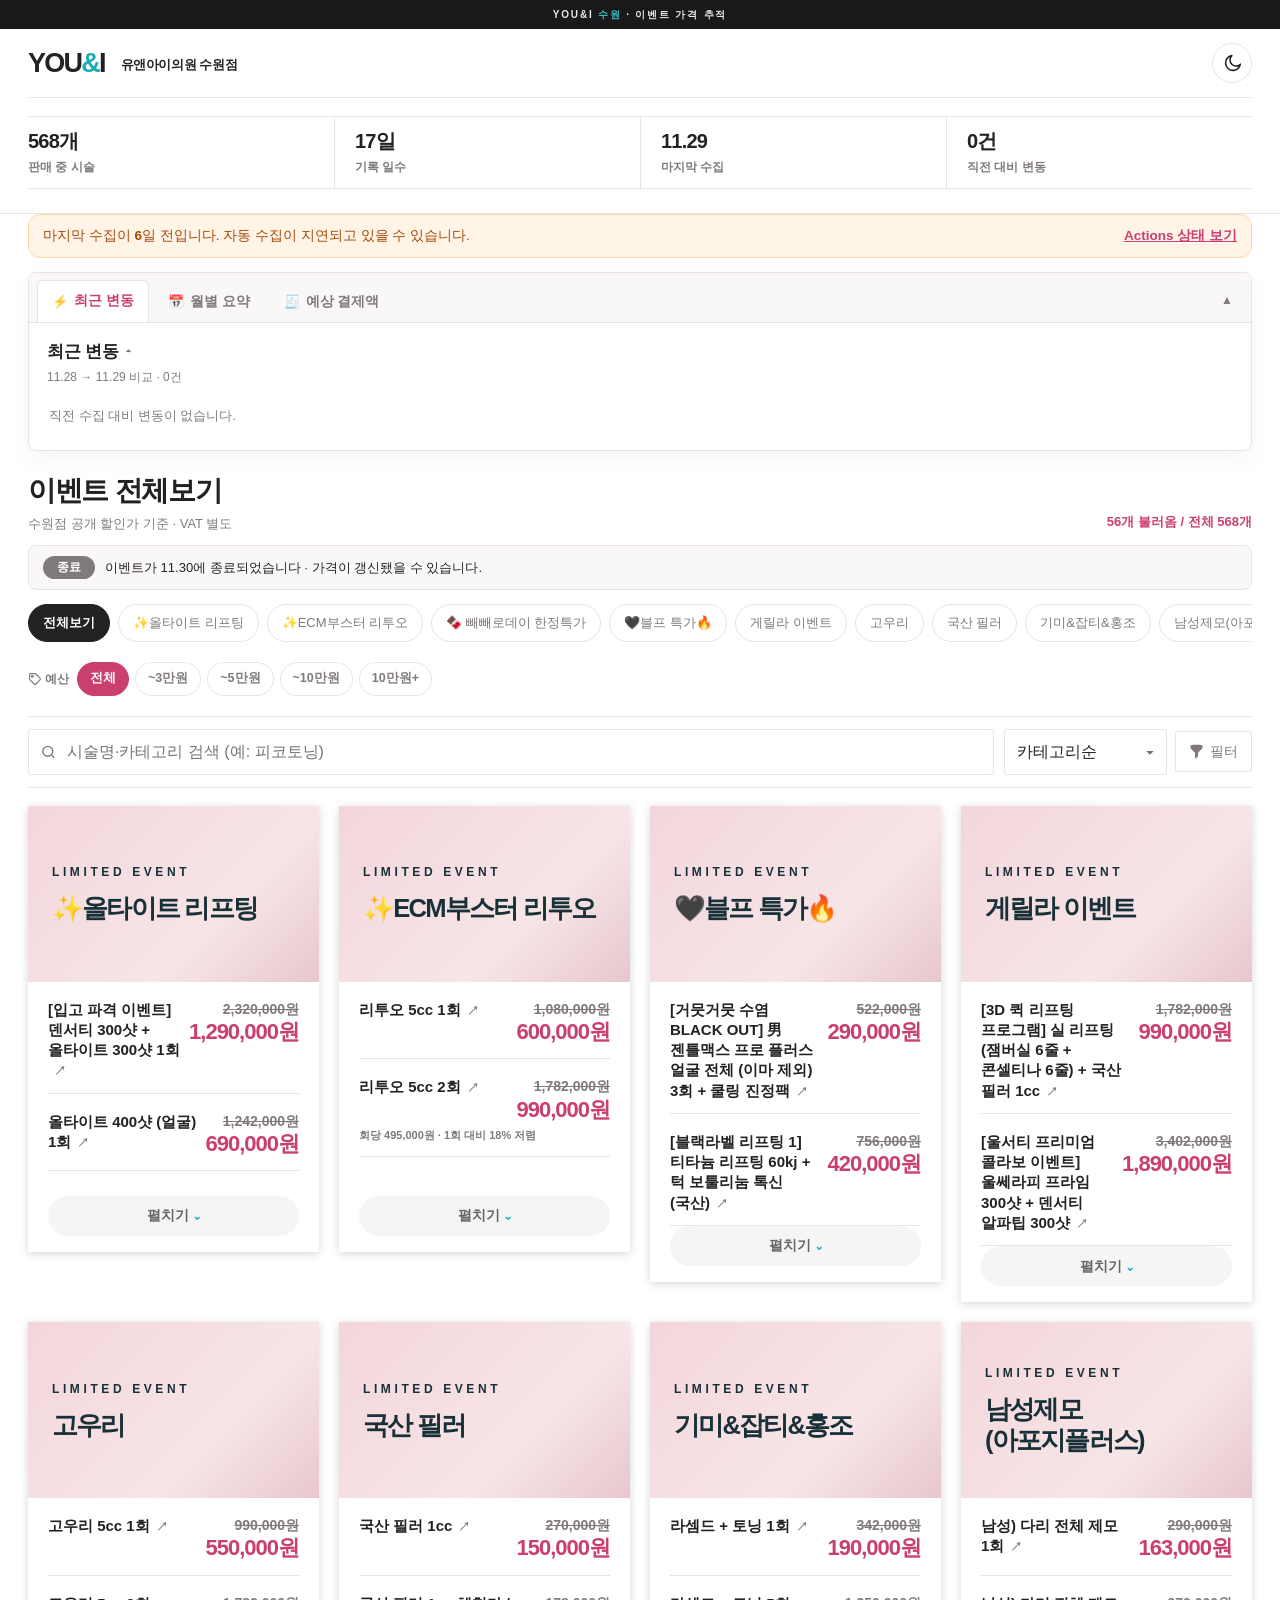
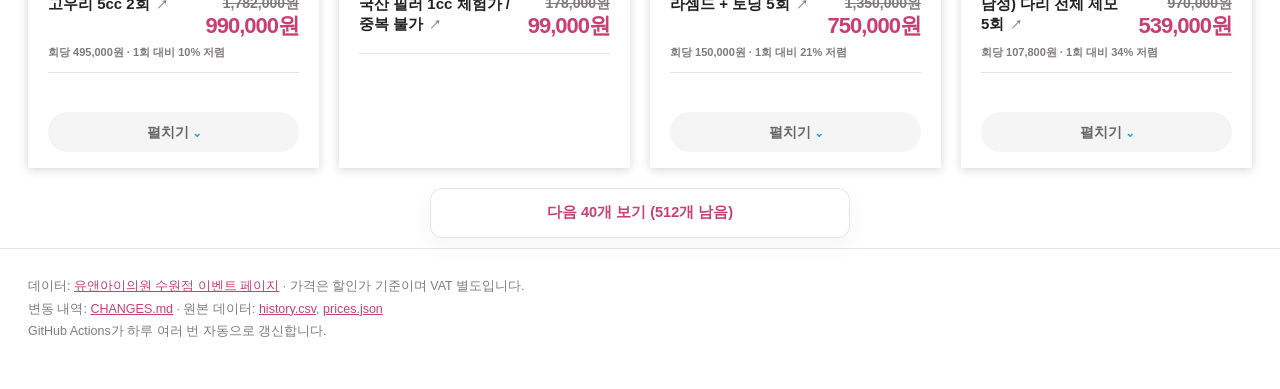
<file: index.html>
<!DOCTYPE html>
<html lang="ko">
<head>
<meta charset="utf-8">
<meta name="viewport" content="width=device-width, initial-scale=1, viewport-fit=cover">
<meta name="apple-mobile-web-app-capable" content="yes">
<meta name="mobile-web-app-capable" content="yes">
<meta name="apple-mobile-web-app-status-bar-style" content="black-translucent">
<meta name="theme-color" content="#ffffff">
<link rel="manifest" href="manifest.webmanifest">
<link rel="apple-touch-icon" href="icons/apple-touch-icon.png">
<meta name="application-name" content="가격 추적">
<link rel="icon" href="icons/icon.svg" type="image/svg+xml">
<link rel="icon" href="icons/icon-192.png" sizes="192x192" type="image/png">
<title>유앤아이의원 가격 추적</title>
<link rel="stylesheet" href="assets/style.css?v=d6784490a2">
<script>
(function(){
  try {
    // 기본은 라이트 모드다. 사용자가 다크 모드를 고른 경우에만 먼저 적용해 깜빡임을 줄인다.
    if (localStorage.getItem("priceTracker.theme.v1") === "dark") {
      document.documentElement.setAttribute("data-theme", "dark");
      var m = document.querySelector('meta[name="theme-color"]');
      if (m) m.setAttribute("content", "#141316");
    }
  } catch (e) {}
})();
</script>
</head>
<body>
<div class="site-strip">YOU<span>&amp;</span>I <strong>수원</strong> · 이벤트 가격 추적</div>
<header class="hero">
  <div class="wrap">
    <div class="hero-top">
      <span class="brand">YOU<span class="amp">&amp;</span>I <small>유앤아이의원 수원점</small></span>
      <button type="button" class="theme-toggle-btn" id="themeToggle" aria-label="다크 모드로 전환" aria-pressed="false" title="다크 모드로 전환">
        <svg class="theme-icon theme-icon-moon" viewBox="0 0 24 24" fill="none" stroke="currentColor" stroke-width="1.8" stroke-linecap="round" stroke-linejoin="round" aria-hidden="true">
          <path d="M21 12.8A8.5 8.5 0 1 1 11.2 3a6.7 6.7 0 0 0 9.8 9.8Z"></path>
        </svg>
        <svg class="theme-icon theme-icon-sun" viewBox="0 0 24 24" fill="none" stroke="currentColor" stroke-width="1.8" stroke-linecap="round" stroke-linejoin="round" aria-hidden="true">
          <circle cx="12" cy="12" r="4"></circle>
          <path d="M12 2v2M12 20v2M4.9 4.9l1.4 1.4M17.7 17.7l1.4 1.4M2 12h2M20 12h2M4.9 19.1l1.4-1.4M17.7 6.3l1.4-1.4"></path>
        </svg>
      </button>
    </div>
    <div class="stats">
      <div class="stat"><strong id="statActive">–</strong><span>판매 중 시술</span></div>
      <div class="stat"><strong id="statDays">–</strong><span>기록 일수</span></div>
      <div class="stat"><strong id="statLast">–</strong><span>마지막 수집</span></div>
      <div class="stat"><strong id="statChanges">–</strong><span>직전 대비 변동</span></div>
    </div>
  </div>
</header>

<main class="wrap">
  <div class="notice" id="staleNotice" hidden>
    <span>마지막 수집이 <b id="staleDays">2</b>일 전입니다. 자동 수집이 지연되고 있을 수 있습니다.</span>
    <a id="actionsLink" href="https://github.com/" target="_blank" rel="noopener">Actions 상태 보기</a>
  </div>

  <div class="summary-hub" id="summaryHub">
    <div class="summary-tabs" role="tablist" aria-label="요약 정보">
      <button type="button" class="summary-tab active" id="tabRecent" role="tab" aria-selected="true" aria-controls="recentPanel" tabindex="0">
        <span class="tab-icon">⚡</span> 최근 변동
      </button>
      <button type="button" class="summary-tab" id="tabMonthly" role="tab" aria-selected="false" aria-controls="monthlyPanel" tabindex="-1">
        <span class="tab-icon">📅</span> 월별 요약
      </button>
      <button type="button" class="summary-tab" id="tabEstimate" role="tab" aria-selected="false" aria-controls="estimatePanel" tabindex="-1">
        <span class="tab-icon">🧾</span> 예상 결제액 <span class="tab-badge" id="tabEstimateBadge" hidden>0</span>
      </button>
      <button type="button" class="summary-toggle-btn" id="summaryCollapseBtn" aria-label="요약 접기/펼치기" title="요약 접기/펼치기">
        <span class="collapse-icon">▲</span>
      </button>
    </div>
    <div class="summary-content" id="summaryContent">
      <section class="recent summary-panel active" id="recentPanel" role="tabpanel" aria-labelledby="tabRecent">
        <details open>
          <summary class="recent-summary">
            <div class="recent-head-left">
              <h2>최근 변동</h2>
              <p class="small" id="recentSub">불러오는 중…</p>
            </div>
          </summary>
          <ul class="recent-list" id="recentList"></ul>
        </details>
      </section>

      <section class="recent monthly summary-panel" id="monthlyPanel" role="tabpanel" aria-labelledby="tabMonthly" hidden>
        <div class="monthly-head">
          <h2 id="monthlyTitle">월별 가격 요약</h2>
          <select id="monthFilter" aria-label="요약할 월 선택"></select>
        </div>
        <div aria-live="polite">
          <p class="small" id="monthlySub"></p>
          <div class="recent-counts" id="monthlyCounts" role="group" aria-label="월별 변동 종류 필터"></div>
          <details id="monthlyDetails">
            <summary class="monthly-ranking-title" id="monthlyListTitle">인하 금액 TOP 5</summary>
            <p class="small" id="monthlyListHint">시술별 가장 큰 1회 인하 기준 · 재등장 가격 차이는 제외</p>
            <ul class="recent-list" id="monthlyList"></ul>
          </details>
        </div>
      </section>

      <section class="estimate summary-panel" id="estimatePanel" role="tabpanel" aria-labelledby="tabEstimate" hidden>
        <details id="estimateDetails" open>
          <summary class="estimate-summary" id="estimateSummary">
            <span><strong id="estimateTitle">예상 결제액</strong><span class="small" id="estimateCount">시술 상세에서 계산에 담아 보세요.</span></span>
            <strong id="estimateTotal">0원</strong>
          </summary>
          <p class="small">최신 공개 할인가 기준입니다. 수량 1은 표시된 상품·패키지 1개이며, 회차를 따로 곱하지 않습니다.</p>
          <ul class="estimate-list" id="estimateList" aria-label="계산에 담은 시술"></ul>
          <div class="estimate-options">
            <label title="목록·표의 VAT 포함 표시와 함께 바뀝니다"><input type="checkbox" id="estimateVat" checked> VAT 10% 포함</label>
            <button type="button" class="link-btn" id="estimateClear" disabled>전체 비우기</button>
          </div>
          <dl class="estimate-totals" aria-live="polite">
            <div><dt>시술 합계</dt><dd id="estimateSubtotal">0원</dd></div>
            <div><dt id="estimateVatLabel">VAT (10%)</dt><dd id="estimateTax">0원</dd></div>
            <div class="estimate-grand-total"><dt>예상 결제액</dt><dd id="estimatePayable">0원</dd></div>
          </dl>
          <p class="small">이 스위치는 목록·표의 <strong>VAT 포함</strong> 표시와 함께 바뀝니다. VAT는 시술 합계의 10%를 원 단위로 반올림하며, 항목별 표시 금액을 더한 값과는 1~2원 차이가 날 수 있습니다. 이벤트 적용 조건에 따라 실제 결제액은 달라질 수 있습니다.</p>
        </details>
      </section>
    </div>
  </div>

  <div class="section-heading">
    <div><h2 id="catalogTitle">이벤트 전체보기</h2><p>수원점 공개 할인가 기준 · VAT 별도</p></div>
    <span class="result-count" id="count" aria-live="polite"></span>
  </div>
  <div class="event-deadline" id="eventDeadline" hidden>
    <span class="deadline-badge" id="deadlineBadge">D-11</span>
    <span class="deadline-text" id="deadlineText"></span>
  </div>
  <nav class="category-strip" id="categoryChips" aria-label="이벤트 카테고리"></nav>
  <div class="budget-strip" id="budgetChips" role="group" aria-label="예산 가격대 필터">
    <span class="budget-label" aria-hidden="true">
      <svg viewBox="0 0 24 24" fill="none" stroke="currentColor" stroke-width="2" stroke-linecap="round" stroke-linejoin="round">
        <path d="M20.6 13.4 13.4 20.6a2 2 0 0 1-2.8 0l-7.2-7.2A2 2 0 0 1 2.8 12V4.8A2 2 0 0 1 4.8 2.8H12a2 2 0 0 1 1.4.6l7.2 7.2a2 2 0 0 1 0 2.8Z"></path>
        <circle cx="7.5" cy="7.5" r="1.5"></circle>
      </svg>
      예산
    </span>
  </div>
  <div class="toolbar-wrapper">
    <div class="toolbar" role="group" aria-labelledby="catalogTitle">
      <form class="search" id="searchForm" role="search">
        <svg viewBox="0 0 24 24" fill="none" stroke="currentColor" stroke-width="2" aria-hidden="true">
          <circle cx="11" cy="11" r="7"></circle><path d="m20 20-3.5-3.5"></path>
        </svg>
        <input id="q" type="search" placeholder="시술명·카테고리 검색 (예: 피코토닝)" autocomplete="off" aria-label="검색">
      </form>
      <div class="toolbar-primary-actions">
        <select id="sortFilter" aria-label="정렬">
          <option value="category">카테고리순</option>
          <option value="recent">최근 변동순</option>
          <option value="discount-desc">할인율 높은순</option>
          <option value="price-desc">가격 높은순</option>
          <option value="price-asc">가격 낮은순</option>
          <option value="unit-asc">회당 단가 낮은순</option>
          <option value="name">이름순</option>
        </select>
        <button type="button" class="toggle" id="favoritesToggle" aria-pressed="false" aria-controls="eventGrid tableWrap" title="관심 시술로 저장한 항목만 봅니다" hidden>관심 <span id="favoritesCount">0</span></button>
        <button type="button" class="toggle filter-more-btn" id="filterMoreToggle" aria-expanded="false" aria-controls="filterDrawer" title="상세 필터 및 보기 설정">
          <svg class="filter-icon" viewBox="0 0 20 20" fill="currentColor" width="15" height="15" aria-hidden="true"><path fill-rule="evenodd" d="M2.628 1.601C5.028 1.206 7.49 1 10 1s4.973.206 7.372.601a.75.75 0 01.628.74v2.288a2.25 2.25 0 01-.659 1.59l-4.682 4.683a2.25 2.25 0 00-.659 1.59v3.037c0 .684-.31 1.33-.844 1.757l-1.937 1.55A.75.75 0 018 18.25v-5.757a2.25 2.25 0 00-.659-1.591L2.659 6.22A2.25 2.25 0 012 4.629V2.34a.75.75 0 01.628-.74z" clip-rule="evenodd" /></svg>
          <span>필터</span>
          <span class="filter-active-dot" id="filterActiveDot" hidden></span>
        </button>
      </div>
    </div>
    <div class="filter-drawer" id="filterDrawer" hidden>
      <div class="filter-drawer-group">
        <span class="filter-drawer-label">표시 조건</span>
        <div class="filter-drawer-controls">
          <button type="button" class="toggle" id="changedToggle" aria-pressed="false" title="직전 수집 대비 변동이 있는 시술만 봅니다">변동만</button>
          <button type="button" class="toggle" id="dedupeToggle" aria-pressed="false" title="같은 시술이 여러 카테고리에 중복 등록된 경우 한 번만 표시합니다">중복 숨기기</button>
          <button type="button" class="toggle" id="vatToggle" aria-pressed="false" title="부가세 10%를 더한 결제 예상가로 표시합니다">VAT 포함</button>
          <select id="statusFilter" aria-label="판매 상태">
            <option value="active">판매 중</option>
            <option value="ended">종료 항목</option>
            <option value="all">전체 상태</option>
          </select>
        </div>
      </div>
      <div class="filter-drawer-group">
        <span class="filter-drawer-label">보기 설정</span>
        <div class="filter-drawer-controls">
          <button type="button" class="toggle" id="viewToggle" aria-pressed="false">표로 보기</button>
          <button type="button" class="toggle" id="expandAllToggle" aria-pressed="false">전체 펼치기</button>
          <select id="pageSizeFilter" aria-label="한 번에 볼 개수">
            <option value="40">40개씩</option>
            <option value="100">100개씩</option>
            <option value="all">전체 보기</option>
          </select>
        </div>
      </div>
    </div>
  </div>

  <div class="event-grid" id="eventGrid" aria-label="시술별 이벤트 가격"></div>
  <div class="table-wrap" id="tableWrap" hidden>
    <table>
      <caption>시술별 이벤트 가격과 추이</caption>
      <thead>
        <tr>
          <th scope="col">카테고리</th>
          <th scope="col">시술명</th>
          <th scope="col" class="num">현재가</th>
          <th scope="col" class="num">최근 변동</th>
          <th scope="col" class="num">최저 / 최고</th>
          <th scope="col">추이</th>
        </tr>
      </thead>
      <tbody id="rows"></tbody>
    </table>
  </div>
  <div class="empty" id="empty" hidden>
    <strong>조건에 맞는 시술이 없습니다.</strong>
    검색어나 필터를 바꿔 보세요.
    <div><button type="button" class="link-btn" id="resetFilters">필터 초기화</button></div>
  </div>
  <div class="load-more-wrap" id="loadMoreWrap" hidden>
    <button type="button" class="load-more-btn" id="loadMoreBtn" aria-controls="eventGrid tableWrap">다음 <span id="loadMoreStep">40</span>개 보기 (<span id="loadMoreCount">0</span>개 남음)</button>
  </div>
  <button type="button" class="scroll-top-btn" id="scrollTopBtn" aria-label="맨 위로 이동" title="맨 위로">↑</button>
</main>

<footer>
  <div class="wrap">
    <p>데이터: <a id="sourceLink" href="https://www.swuni114.co.kr/" target="_blank" rel="noopener">유앤아이의원 수원점 이벤트 페이지</a> · 가격은 할인가 기준이며 <span id="priceBasis">VAT 별도</span>입니다.</p>
    <p>변동 내역: <a id="changesLink" href="CHANGES.md">CHANGES.md</a> · 원본 데이터: <a id="historyLink" href="history.csv">history.csv</a>, <a id="pricesLink" href="prices.json">prices.json</a></p>
    <p>GitHub Actions가 하루 여러 번 자동으로 갱신합니다. <button type="button" class="link-btn install-btn" id="installBtn" hidden>앱으로 설치</button></p>
  </div>
</footer>

<dialog id="chartDialog" aria-labelledby="chartName">
  <div class="sheet-handle" aria-hidden="true"></div>
  <div class="dialog-head">
    <div>
      <p class="eyebrow" id="chartCat"></p>
      <h2 id="chartName"></h2>
    </div>
    <div class="dialog-actions">
      <button class="icon-btn fav" id="chartFav" type="button" aria-label="관심 시술에 추가" aria-pressed="false" title="관심 시술에 추가">☆</button>
      <button class="icon-btn" id="chartShare" type="button" aria-label="이 시술 링크 공유" title="링크 공유">
        <svg viewBox="0 0 24 24" width="17" height="17" fill="none" stroke="currentColor" stroke-width="2" aria-hidden="true"><path d="M4 12v7a1 1 0 0 0 1 1h14a1 1 0 0 0 1-1v-7"></path><path d="M12 16V3"></path><path d="m8 7 4-4 4 4"></path></svg>
      </button>
      <button class="icon-btn" id="chartClose" type="button" aria-label="닫기">×</button>
    </div>
  </div>
  <div class="chart-price-hero">
    <div class="hero-price-top">
      <span class="hero-price-label" id="chartPriceLabel">현재가</span>
      <span class="hero-price-basis" id="chartPriceBasis">VAT 별도</span>
    </div>
    <div class="hero-price-values">
      <strong class="hero-price" id="chartPrice">—</strong>
      <s class="hero-price-list" id="chartListPrice" hidden></s>
      <span class="hero-price-rate" id="chartDiscount" hidden></span>
    </div>
    <div class="hero-price-sub" id="chartUnit" hidden></div>
  </div>
  <div class="chart-estimate-actions">
    <button type="button" class="estimate-add" id="estimateAdd">계산에 담기</button>
    <a class="chart-source-action" id="chartSource" target="_blank" rel="noopener">병원 이벤트 목록 보기 ↗</a>
    <button type="button" class="link-btn" id="estimateShow" hidden>계산 내역 보기</button>
    <span class="small" id="estimateAdded" role="status"></span>
  </div>
  <dl class="chart-summary" aria-label="가격 요약">
    <div><dt>역대 최저</dt><dd id="chartLow"></dd></div>
    <div><dt>역대 평균</dt><dd id="chartAvg"></dd></div>
    <div><dt>30일 최저</dt><dd id="chartLow30"></dd></div>
    <div><dt>첫 기록 대비</dt><dd id="chartDelta"></dd></div>
  </dl>
  <div class="chart-holder"><div class="chart-frame"><canvas id="chartCanvas" role="img" aria-label="가격 추이 그래프"></canvas></div></div>
  <section class="chart-section" id="packageCompare" aria-labelledby="packageTitle" hidden>
    <h3 id="packageTitle">같은 시술 패키지 비교</h3>
    <div class="chart-table">
      <table>
        <caption>같은 시술의 회차별 가격 비교</caption>
        <thead>
          <tr><th scope="col">회차</th><th scope="col" class="num">총 가격</th><th scope="col" class="num">회당</th><th scope="col" class="num">1회 대비</th></tr>
        </thead>
        <tbody id="packageRows"></tbody>
      </table>
    </div>
  </section>
  <section class="chart-section" aria-labelledby="chartHistoryTitle">
    <div class="chart-section-head">
      <h3 id="chartHistoryTitle">날짜별 가격</h3>
      <button class="link-btn" id="chartHistoryToggle" type="button" aria-expanded="false" aria-controls="chartPoints" hidden>전체 이력 펼치기</button>
    </div>
    <div class="chart-table">
      <table>
        <caption>날짜별 가격</caption>
        <thead>
          <tr><th scope="col">날짜</th><th scope="col" class="num">할인가</th><th scope="col" class="num">변동</th></tr>
        </thead>
        <tbody id="chartPoints"></tbody>
      </table>
    </div>
    <p class="chart-returned small" id="chartReturned" hidden></p>
  </section>
  <div class="chart-footer small">
    마지막 수집일 <time id="chartCollected"></time>
  </div>
</dialog>

<div class="toast" id="toast" role="status" aria-live="polite" hidden></div>

<script defer src="assets/vendor/chart.umd.min.js?v=d6784490a2"></script>
<script defer src="assets/data.js?v=227c08caa7"></script>
<script defer src="assets/app.js?v=d6784490a2"></script>
</body>
</html>
</file>
<file: assets/style.css>
:root {
  color-scheme: light;
  --bg: #ffffff;
  --panel: #ffffff;
  --text: #242124;
  --muted: #807a7d;
  --line: #e9e3e6;
  --accent: #cb3f70;
  --accent-soft: #fff0f5;
  --up: #b15a45;
  --down: #c83368;
  --flat: #938b90;
  --shadow: 0 8px 24px rgba(61, 31, 43, .045);
  --teal: #19aeb6;
  --subtle-bg: #faf7f8;
  --card-shadow: 0 2px 9px rgba(0, 0, 0, .16);
  --banner-bg: #eed0d4;
  --banner-grad-1: #f3d6db;
  --banner-grad-2: #f7e5e7;
  --banner-grad-3: #e7c7ce;
  --banner-text: #183038;
  --more-btn-bg: #f5f5f5;
  --more-btn-text: #656565;
  --more-btn-hover: #ececec;
  --more-btn-cyan: #0da9be;
  --select-arrow: url("data:image/svg+xml,%3Csvg xmlns='http://www.w3.org/2000/svg' width='12' height='12' fill='%236b7280' viewBox='0 0 16 16'%3E%3Cpath d='M8 11.5l-5-5h10l-5 5z'/%3E%3C/svg%3E");
}

:root[data-theme="dark"] {
  color-scheme: dark;
  --bg: #141316;
  --panel: #1e1d21;
  --text: #f3eff1;
  --muted: #a69fa4;
  --line: #2e2b32;
  --accent: #e55388;
  --accent-soft: rgba(229, 83, 136, 0.14);
  --up: #f0775e;
  --down: #f06292;
  --flat: #a8a0a5;
  --shadow: 0 8px 24px rgba(0, 0, 0, 0.45);
  --teal: #22d3ee;
  --subtle-bg: #19181c;
  --card-shadow: 0 4px 14px rgba(0, 0, 0, 0.4);
  --banner-bg: #2b2327;
  --banner-grad-1: #3d262f;
  --banner-grad-2: #332028;
  --banner-grad-3: #2a1c22;
  --banner-text: #f3eff1;
  --more-btn-bg: #27252a;
  --more-btn-text: #b5aeb3;
  --more-btn-hover: #312e35;
  --more-btn-cyan: #22d3ee;
  --select-arrow: url("data:image/svg+xml,%3Csvg xmlns='http://www.w3.org/2000/svg' width='12' height='12' fill='%23a69fa4' viewBox='0 0 16 16'%3E%3Cpath d='M8 11.5l-5-5h10l-5 5z'/%3E%3C/svg%3E");
}
* { box-sizing: border-box; }
[hidden] { display: none !important; }
html { -webkit-text-size-adjust: 100%; scroll-behavior: smooth; }
body {
  margin: 0;
  background: var(--bg);
  color: var(--text);
  font-family: -apple-system, BlinkMacSystemFont, "Segoe UI", "Malgun Gothic", "Apple SD Gothic Neo", "Noto Sans KR", sans-serif;
  line-height: 1.5;
  font-size: 15px;
}
a { color: var(--accent); }
.wrap { max-width: 1500px; margin: 0 auto; padding: 0 28px; }
.site-strip { padding: 7px 14px; background: #19191b; color: #e8e8e8; text-align: center; font-size: 10px; font-weight: 700; letter-spacing: .18em; }
.site-strip strong { color: #38c3c9; }
header.hero {
  background: var(--panel);
  border-bottom: 1px solid var(--line);
  color: var(--text);
  padding: 0 0 24px;
}
.hero-top { display: flex; align-items: center; justify-content: space-between; gap: 16px; margin-bottom: 18px; padding: 14px 0; border-bottom: 1px solid var(--line); }
.theme-toggle-btn {
  flex: none;
  width: 40px;
  height: 40px;
  padding: 0;
  border: 1px solid var(--line);
  border-radius: 999px;
  background: var(--panel);
  color: var(--text);
  cursor: pointer;
  display: inline-flex;
  align-items: center;
  justify-content: center;
  transition: border-color .16s ease, background-color .16s ease, transform .16s ease;
  touch-action: manipulation;
}
.theme-toggle-btn:hover {
  border-color: var(--accent);
  transform: scale(1.05);
}
.theme-toggle-btn:active {
  transform: scale(0.95);
}
.theme-toggle-btn:focus-visible {
  outline: 2px solid var(--accent);
  outline-offset: 2px;
}
.theme-icon { display: none; width: 21px; height: 21px; }
.theme-icon-moon { display: block; }
:root[data-theme="dark"] .theme-icon-sun { display: block; }
:root[data-theme="dark"] .theme-icon-moon { display: none; }
.brand { color: var(--text); font-size: 27px; font-weight: 900; letter-spacing: -.065em; line-height: 1; }
.brand .amp { color: var(--teal); }
.brand small { margin-left: 10px; font-size: 13px; font-weight: 700; letter-spacing: -.03em; vertical-align: 3px; }
.eyebrow {
  margin: 0 0 2px;
  color: var(--text);
  font-size: clamp(22px, 2.4vw, 32px);
  font-weight: 850;
  letter-spacing: -.025em;
}
h1 { margin: 0; font-size: clamp(18px, 1.6vw, 23px); line-height: 1.25; letter-spacing: -.055em; }
.stats {
  display: grid;
  grid-template-columns: repeat(4, minmax(0, 1fr));
  gap: 0;
  margin-top: 18px;
  border-top: 1px solid var(--line);
  border-bottom: 1px solid var(--line);
}
.stat {
  padding: 12px 20px 12px 0;
}
.stat + .stat { padding-left: 20px; border-left: 1px solid var(--line); }
.stat strong { display: block; font-size: 20px; line-height: 1.25; letter-spacing: -.04em; font-variant-numeric: tabular-nums; }
.stat span { display: block; margin-top: 4px; color: var(--muted); font-size: 12px; font-weight: 600; }
.stat:first-child strong, .stat:last-child strong { color: var(--text); }
main { padding: 22px 0 60px; }
.notice {
  display: flex;
  flex-wrap: wrap;
  gap: 8px 14px;
  align-items: center;
  margin-bottom: 14px;
  padding: 11px 14px;
  border: 1px solid #ffd8a8;
  border-radius: 12px;
  background: #fff4e6;
  color: #a8480c;
  font-size: 13.5px;
}
:root[data-theme="dark"] .notice {
  background: #2b1f13;
  border-color: #5c3818;
  color: #f7b977;
}
.notice a { margin-left: auto; font-weight: 600; white-space: nowrap; }
/* 요약 허브 (Summary Hub) */
.summary-hub {
  margin-bottom: 22px;
  border: 1px solid var(--line);
  border-radius: 8px;
  background: var(--panel);
  box-shadow: var(--shadow);
  overflow: hidden;
}
.summary-tabs {
  display: flex;
  align-items: center;
  background: var(--subtle-bg);
  border-bottom: 1px solid var(--line);
  padding: 6px 8px 0;
  gap: 4px;
  overflow-x: auto;
  scrollbar-width: none;
}
.summary-tabs::-webkit-scrollbar { display: none; }
.summary-tab {
  display: inline-flex;
  align-items: center;
  gap: 6px;
  padding: 10px 14px;
  border: 1px solid transparent;
  border-bottom: none;
  border-top-left-radius: 6px;
  border-top-right-radius: 6px;
  background: transparent;
  color: var(--muted);
  font: inherit;
  font-size: 13.5px;
  font-weight: 650;
  cursor: pointer;
  white-space: nowrap;
  transition: all .16s ease;
  position: relative;
  bottom: -1px;
}
.summary-tab:hover {
  color: var(--text);
  background: rgba(255, 255, 255, .6);
}
.summary-tab:focus-visible {
  outline: 2px solid var(--accent);
  outline-offset: -2px;
}
:root[data-theme="dark"] .summary-tab:hover {
  background: rgba(255, 255, 255, .06);
}
.summary-tab.active {
  background: var(--panel);
  color: var(--accent);
  border-color: var(--line);
  border-bottom: 1px solid var(--panel);
  font-weight: 750;
}
.summary-tab .tab-icon {
  font-size: 13px;
  line-height: 1;
}
.summary-tab .tab-badge {
  display: inline-block;
  padding: 1px 6px;
  border-radius: 999px;
  background: var(--accent);
  color: #fff;
  font-size: 11px;
  font-weight: 700;
  line-height: 1.2;
}
.summary-toggle-btn {
  margin-left: auto;
  flex: none;
  display: inline-flex;
  align-items: center;
  justify-content: center;
  width: 32px;
  height: 32px;
  padding: 0;
  border: 1px solid transparent;
  border-radius: 6px;
  background: transparent;
  color: var(--muted);
  cursor: pointer;
  font-size: 12px;
  transition: all .16s ease;
}
.summary-toggle-btn:hover {
  background: var(--line);
  color: var(--text);
}
.summary-toggle-btn .collapse-icon {
  display: inline-block;
  transition: transform .2s ease;
}
.summary-toggle-btn.collapsed .collapse-icon {
  transform: rotate(180deg);
}

.summary-content {
  padding: 16px 18px;
  transition: all .2s ease;
}
.summary-content.collapsed {
  display: none;
}
.summary-panel.recent,
.summary-panel.estimate {
  border: none;
  background: transparent;
  padding: 0;
  margin: 0;
  box-shadow: none;
}
.summary-panel.monthly {
  background: transparent;
  border: none;
  padding: 0;
  margin: 0;
}

.recent {
  background: var(--accent-soft);
  border: 1px solid var(--line);
  border-radius: 4px;
  padding: 14px 18px;
  margin: 0 0 22px;
}
.recent details { display: block; }
.recent-summary {
  display: flex;
  flex-wrap: wrap;
  gap: 8px 16px;
  align-items: center;
  justify-content: space-between;
  cursor: pointer;
  list-style: none;
  user-select: none;
}
.recent-summary::-webkit-details-marker { display: none; }
.recent-head-left h2 {
  margin: 0;
  font-size: 17px;
  letter-spacing: -.01em;
  display: inline-flex;
  align-items: center;
  gap: 6px;
}
.recent-head-left h2::after {
  content: "▾";
  font-size: 11px;
  color: var(--muted);
  transition: transform 0.2s ease;
}
details[open] .recent-head-left h2::after {
  transform: rotate(180deg);
}
.recent-head-left p { margin: 4px 0 0; }
.recent-counts { display: flex; flex-wrap: wrap; gap: 8px; }
.recent-counts .count {
  --kind-color: var(--muted);
  --kind-soft: #f6f3f5;
  display: inline-flex;
  align-items: center;
  gap: 6px;
  min-height: 32px;
  padding: 4px 6px 4px 10px;
  border-radius: 999px;
  border: 1px solid var(--line);
  background: var(--panel);
  color: var(--muted);
  font-size: 12px;
  font-weight: 600;
  line-height: 1;
  font-variant-numeric: tabular-nums;
  transition: background .16s ease, border-color .16s ease, color .16s ease, box-shadow .16s ease, transform .16s ease;
}
.recent-counts .count::before {
  content: "";
  flex: none;
  width: 7px;
  height: 7px;
  border-radius: 50%;
  background: var(--kind-color);
  opacity: .55;
}
.recent-counts .count-label { white-space: nowrap; }
.recent-counts .count-num {
  min-width: 20px;
  padding: 3px 6px;
  border-radius: 999px;
  background: rgba(36, 33, 36, .06);
  color: var(--text);
  font-size: 11px;
  font-weight: 800;
  text-align: center;
}
.recent-counts .count.kind-decrease { --kind-color: #c83368; --kind-soft: #fff0f5; }
.recent-counts .count.kind-increase { --kind-color: #b15a45; --kind-soft: #fdf1ec; }
.recent-counts .count.kind-new { --kind-color: #159aa2; --kind-soft: #ebfafb; }
.recent-counts .count.kind-returned { --kind-color: #a3822c; --kind-soft: #fbf5e6; }
.recent-counts .count.kind-removed { --kind-color: #7f777c; --kind-soft: #f4f2f3; }
.recent-counts .count.zero { opacity: .62; background: #fbfafb; }
.recent-counts .count.zero::before { opacity: .28; }
.recent-counts .count.zero .count-num { background: transparent; color: var(--muted); }
.recent-counts button.count {
  font-family: inherit;
  cursor: pointer;
  touch-action: manipulation;
  -webkit-tap-highlight-color: transparent;
}
.recent-counts button.count:hover:not(:disabled) {
  border-color: var(--kind-color);
  color: var(--kind-color);
  transform: translateY(-1px);
  box-shadow: 0 4px 12px rgba(61, 31, 43, .10);
}
.recent-counts button.count:active:not(:disabled) { transform: translateY(0); box-shadow: none; }
.recent-counts button.count:focus-visible { outline: 2px solid var(--kind-color); outline-offset: 2px; }
.recent-counts button.count:disabled { cursor: default; }
.recent-counts .count.on,
.recent-counts .count.on:hover {
  background: var(--kind-soft);
  border-color: var(--kind-color);
  color: var(--kind-color);
  font-weight: 800;
  opacity: 1;
  transform: none;
  box-shadow: inset 0 0 0 1px var(--kind-color);
}
.recent-counts .count.on::before { opacity: 1; box-shadow: 0 0 0 3px var(--kind-soft); }
.recent-counts .count.on .count-num { background: var(--kind-color); color: #fff; }
.recent-list {
  list-style: none;
  margin: 12px 0 0;
  padding: 0;
  display: grid;
  gap: 7px;
  max-height: 260px;
  overflow: auto;
}
.recent-empty { color: var(--muted); font-size: 13px; padding: 8px 2px; }
.recent-item {
  width: 100%;
  display: flex;
  flex-wrap: wrap;
  min-width: 0;
  align-items: center;
  gap: 8px;
  padding: 10px 12px;
  border: 1px solid var(--line);
  border-radius: 3px;
  background: var(--panel);
  color: var(--text);
  font: inherit;
  font-size: 13px;
  text-align: left;
  cursor: pointer;
}
.recent-item:hover { border-color: var(--accent); background: var(--accent-soft); }
.recent-item:focus-visible { outline: 2px solid var(--accent); outline-offset: 1px; }
.recent-item .kind {
  flex: none;
  padding: 1px 7px;
  border-radius: 999px;
  border: 1px solid var(--line);
  background: var(--panel);
  color: var(--muted);
  font-size: 11px;
  font-weight: 600;
}
.recent-item .kind.good { color: var(--down); border-color: rgba(200, 51, 104, .35); }
.recent-item .kind.bad { color: var(--up); border-color: rgba(232, 89, 12, .4); }
.recent-item .rcat { flex: none; color: var(--muted); font-size: 12px; max-width: 120px; overflow: hidden; text-overflow: ellipsis; white-space: nowrap; }
.recent-list > li { min-width: 0; }
.recent-item .rname { flex: 1 1 80px; min-width: 0; overflow: hidden; text-overflow: ellipsis; white-space: nowrap; }
.recent-item .rval { flex: 0 1 auto; min-width: 0; max-width: 100%; overflow-wrap: anywhere; font-weight: 600; font-variant-numeric: tabular-nums; }
.monthly-head { display: flex; align-items: center; justify-content: space-between; gap: 12px; }
.monthly-head h2 { margin: 0; font-size: 17px; }
.monthly-head select { max-width: 50%; }
.monthly #monthlySub { line-height: 1.6; margin: 8px 0 10px; }
.monthly-ranking-title { cursor: pointer; font-size: 13px; font-weight: 600; margin-top: 14px; }
.monthly details > p { margin: 6px 0 0; line-height: 1.5; }
.badge.returned, .event-extra.returned { color: var(--accent); }
@media (max-width: 720px) {
  .recent-item .rval { flex: 1 1 100%; text-align: right; font-size: 12px; }
  .monthly-head h2 { font-size: 14.5px; }
  .monthly-head select { font-size: 12px; padding: 6px 8px; }
}
.section-heading { display: flex; align-items: end; justify-content: space-between; gap: 20px; margin-bottom: 16px; }
.section-heading h2 { margin: 0; font-size: 28px; line-height: 1.3; letter-spacing: -.045em; }
.section-heading p { margin: 5px 0 0; color: var(--muted); font-size: 13px; }
.section-heading .result-count { margin: 0 0 2px; font-size: 13px; font-weight: 700; color: var(--accent); }
.event-deadline {
  display: flex;
  align-items: center;
  gap: 10px;
  margin: -4px 0 14px;
  padding: 10px 14px;
  border: 1px solid var(--line);
  border-radius: 8px;
  background: var(--accent-soft);
  color: var(--text);
  font-size: 13px;
  line-height: 1.4;
}
.event-deadline[hidden] { display: none; }
.event-deadline .deadline-badge {
  flex: none;
  min-width: 52px;
  padding: 3px 9px;
  border-radius: 999px;
  background: var(--accent);
  color: #fff;
  font-size: 12px;
  font-weight: 800;
  letter-spacing: -.02em;
  text-align: center;
  font-variant-numeric: tabular-nums;
}
.event-deadline .deadline-text { min-width: 0; overflow-wrap: anywhere; }
.event-deadline.upcoming { background: var(--subtle-bg); }
.event-deadline.upcoming .deadline-badge { background: var(--up); }
.event-deadline.ended { background: var(--subtle-bg); }
.event-deadline.ended .deadline-badge { background: var(--muted); }
.estimate {
  border: 1px solid var(--line);
  border-radius: 8px;
  background: var(--panel);
  padding: 14px 18px;
  margin-bottom: 22px;
  scroll-margin-top: 16px;
}
.estimate-summary { display: flex; align-items: center; justify-content: space-between; gap: 12px; cursor: pointer; list-style: none; }
.estimate-summary::-webkit-details-marker { display: none; }
.estimate-summary > span { min-width: 0; }
.estimate-summary .small { display: block; margin-top: 3px; }
.estimate-summary > strong { flex: none; color: var(--accent); font-size: 20px; font-variant-numeric: tabular-nums; }
.estimate-summary #estimateTitle::after { content: " ▾"; color: var(--muted); font-size: 12px; }
.estimate > details > p { line-height: 1.6; }
.estimate-list { list-style: none; padding: 0; margin: 14px 0; }
.estimate-row { display: grid; grid-template-columns: minmax(0, 1fr) auto auto auto; align-items: center; gap: 12px; padding: 14px 0; border-bottom: 1px solid var(--line); }
.estimate-info { min-width: 0; }
.estimate-info > * { display: block; overflow-wrap: anywhere; }
.estimate-info strong { font-size: 13px; margin: 3px 0; }
.estimate-quantity { display: flex; align-items: center; gap: 4px; }
.estimate-quantity button, .estimate-quantity input { border: 1px solid var(--line); border-radius: 5px; background: var(--panel); color: var(--text); font: inherit; height: 36px; text-align: center; }
.estimate-quantity button { width: 36px; cursor: pointer; touch-action: manipulation; }
.estimate-quantity input { width: 56px; padding: 0 3px; }
.estimate-quantity :disabled { opacity: .45; cursor: default; }
.estimate-line-total { min-width: 95px; text-align: right; font-size: 14px; font-variant-numeric: tabular-nums; }
.estimate-options { display: flex; flex-wrap: wrap; align-items: center; justify-content: space-between; gap: 12px; font-size: 13px; }
.estimate-options label { display: inline-flex; align-items: center; gap: 6px; cursor: pointer; }
.estimate-options input { width: 17px; height: 17px; accent-color: var(--accent); }
.estimate-options button:disabled { color: var(--muted); opacity: .5; cursor: default; }
.estimate-totals { margin: 16px 0 10px; padding: 12px 14px; background: var(--accent-soft); border-radius: 6px; }
.estimate-totals > div { display: flex; justify-content: space-between; gap: 16px; margin: 5px 0; font-size: 13px; }
.estimate-totals dd { margin: 0; font-weight: 700; font-variant-numeric: tabular-nums; }
.estimate-totals .estimate-grand-total { border-top: 1px solid var(--line); margin-top: 10px; padding-top: 10px; font-size: 16px; font-weight: 700; color: var(--accent); }
.chart-estimate-actions { display: flex; flex-wrap: wrap; align-items: center; gap: 8px; margin-top: 10px; }
.chart-estimate-actions .link-btn { margin-top: 0; }
.estimate-add, .chart-source-action { background: var(--accent); color: #fff; border: 1px solid var(--accent); border-radius: 8px; padding: 9px 13px; font: inherit; font-size: 13px; font-weight: 700; cursor: pointer; touch-action: manipulation; }
.estimate-add:disabled { background: var(--line); color: var(--muted); border-color: var(--line); cursor: default; }
.chart-source-action { background: var(--panel); color: var(--text); border-color: var(--line); text-decoration: none; }
.chart-source-action:hover { border-color: var(--accent); }
.estimate button:focus-visible, .estimate input:focus-visible, .estimate summary:focus-visible, .estimate-add:focus-visible, .chart-source-action:focus-visible { outline: 2px solid var(--accent); outline-offset: 2px; }
@media (max-width: 720px) {
  .estimate { padding: 12px; }
  .estimate-summary > strong { font-size: 17px; }
  .estimate-summary #estimateTitle { font-size: 15px; }
  .estimate-row { grid-template-columns: minmax(0, 1fr) auto; gap: 10px; }
  .estimate-info { grid-column: 1 / -1; }
  .estimate-line-total { grid-column: 2; grid-row: 2; }
  .estimate-row > .link-btn { justify-self: end; grid-column: 2; }
}
.category-strip {
  display: flex;
  gap: 8px;
  overflow-x: auto;
  scrollbar-width: thin;
  padding: 0 0 16px;
  margin-bottom: 6px;
}
.category-strip button {
  flex: none;
  padding: 8px 14px;
  border: 1px solid var(--line);
  border-radius: 999px;
  background: var(--panel);
  color: var(--muted);
  font: inherit;
  font-size: 13px;
  cursor: pointer;
  white-space: nowrap;
}
.category-strip button:hover, .category-strip button:focus-visible { color: var(--accent); border-color: var(--accent); outline: none; }
.category-strip button[aria-pressed="true"] { background: var(--text); border-color: var(--text); color: var(--panel); font-weight: 700; }
.budget-strip {
  display: flex;
  align-items: center;
  gap: 6px;
  margin: -4px 0 12px;
  padding: 2px 0 8px;
  overflow-x: auto;
  scroll-snap-type: x proximity;
  -webkit-overflow-scrolling: touch;
  scrollbar-width: none;
}
.budget-strip::-webkit-scrollbar { display: none; }
.budget-label {
  flex: none;
  display: inline-flex;
  align-items: center;
  gap: 3px;
  padding-right: 2px;
  color: var(--muted);
  font-size: 12px;
  font-weight: 700;
  white-space: nowrap;
}
.budget-label svg { width: 14px; height: 14px; }
.budget-strip button {
  flex: none;
  scroll-snap-align: start;
  min-height: 34px;
  padding: 6px 12px;
  border: 1px solid var(--line);
  border-radius: 999px;
  background: transparent;
  color: var(--muted);
  font: inherit;
  font-size: 12.5px;
  font-weight: 600;
  white-space: nowrap;
  cursor: pointer;
  touch-action: manipulation;
  transition: background-color .16s ease, border-color .16s ease, color .16s ease;
}
.budget-strip button:hover,
.budget-strip button:focus-visible { color: var(--accent); border-color: var(--accent); outline: none; }
.budget-strip button[aria-pressed="true"] {
  background: var(--accent);
  border-color: var(--accent);
  color: var(--panel);
  font-weight: 700;
}
.toolbar-wrapper {
  margin-bottom: 18px;
  border-top: 1px solid var(--line);
  border-bottom: 1px solid var(--line);
  background: var(--panel);
}
.toolbar {
  display: flex;
  flex-wrap: wrap;
  gap: 10px;
  align-items: center;
  padding: 12px 0;
  border: none;
  margin: 0;
}
.toolbar-primary-actions {
  display: flex;
  align-items: center;
  gap: 8px;
  flex-wrap: nowrap;
}
.filter-more-btn {
  display: inline-flex;
  align-items: center;
  gap: 6px;
  font-weight: 650;
  position: relative;
  touch-action: manipulation;
}
.filter-more-btn.on {
  background: var(--accent-soft);
  border-color: var(--accent);
  color: var(--accent);
}
.filter-icon {
  flex: none;
  color: currentColor;
}
.filter-active-dot {
  width: 6px;
  height: 6px;
  border-radius: 50%;
  background: var(--accent);
  display: inline-block;
  margin-left: -2px;
}
.filter-drawer {
  padding: 14px 16px;
  background: var(--subtle-bg);
  border-top: 1px dashed var(--line);
  display: flex;
  flex-wrap: wrap;
  gap: 16px 28px;
  align-items: center;
}
.filter-drawer[hidden] {
  display: none !important;
}
.filter-drawer-group {
  display: flex;
  align-items: center;
  gap: 10px;
  flex-wrap: wrap;
}
.filter-drawer-label {
  font-size: 12px;
  font-weight: 700;
  color: var(--muted);
  letter-spacing: -.02em;
  white-space: nowrap;
}
.filter-drawer-controls {
  display: flex;
  align-items: center;
  gap: 8px;
  flex-wrap: wrap;
}
.event-grid { display: grid; grid-template-columns: repeat(4, minmax(0, 1fr)); gap: 20px; align-items: start; }
.event-card { min-width: 0; display: flex; flex-direction: column; background: var(--panel); box-shadow: var(--card-shadow); }
.event-banner { height: 176px; overflow: hidden; background: var(--banner-bg); }
.event-banner img { display: block; width: 100%; height: 100%; object-fit: cover; }
.event-banner.generic { display: flex; flex-direction: column; justify-content: center; padding: 20px 24px; background: linear-gradient(135deg, var(--banner-grad-1), var(--banner-grad-2) 65%, var(--banner-grad-3)); color: var(--banner-text); }
.event-banner.generic span { font-size: 12px; font-weight: 800; letter-spacing: .3em; }
.event-banner.generic strong,
.event-banner.generic .event-banner-title {
  margin: 12px 0 0;
  font-size: clamp(22px, 2vw, 32px);
  line-height: 1.2;
  letter-spacing: -.07em;
  word-break: keep-all;
}
.event-card-body { display: flex; flex: 1; flex-direction: column; min-height: 270px; padding: 0 20px 16px; }
.event-line { display: block; width: 100%; padding: 18px 0 12px; border: 0; border-bottom: 1px solid var(--line); background: none; color: var(--text); text-align: left; font: inherit; cursor: pointer; }
.event-line:hover .event-name, .event-line:focus-visible .event-name { color: var(--accent); }
.event-line:focus-visible { outline: 2px solid var(--accent); outline-offset: -2px; }
.event-line-top { display: flex; justify-content: space-between; align-items: flex-start; gap: 8px; }
.event-category { min-width: 0; font-size: 15px; font-weight: 750; line-height: 1.25; word-break: keep-all; }
.event-prices { flex: none; display: flex; flex-direction: column; align-items: end; line-height: 1.3; font-variant-numeric: tabular-nums; }
.event-list-price { min-height: 18px; color: var(--muted); font-size: 14px; font-weight: 700; text-decoration: line-through; }
.event-sale-price { color: var(--accent); font-size: 22px; font-weight: 800; letter-spacing: -.045em; }
.event-name { display: flex; justify-content: space-between; align-items: flex-start; gap: 8px; min-height: 32px; margin-top: 17px; color: var(--muted); font-size: 13px; line-height: 1.45; }
.event-name-text { min-width: 0; margin: 0; font-size: inherit; font-weight: inherit; line-height: inherit; }
.event-open { flex: none; color: var(--muted); font-size: 12px; font-weight: 800; line-height: 1.3; }
.event-line:hover .event-open, .event-line:focus-visible .event-open { color: var(--accent); }
/* 카테고리로 묶인 카드에서는 배너에 카테고리가 있으므로 시술명을 제목으로 보여 준다. */
.event-card:not(.compact) .event-name {
  display: block;
  flex: 1 1 auto;
  min-height: 0;
  margin-top: 0;
  color: var(--text);
  font-size: 15px;
  font-weight: 750;
  line-height: 1.35;
  word-break: keep-all;
}
.event-card:not(.compact) .event-open { margin-left: 6px; }
.event-extra { display: block; margin-top: 3px; color: var(--accent); font-size: 11px; font-weight: 700; }
.event-extra.unit { color: var(--muted); font-weight: 600; }
.event-more { width: 100%; min-height: 40px; margin-top: auto; border: 0; border-radius: 999px; background: var(--more-btn-bg); color: var(--more-btn-text); font: inherit; font-size: 14px; font-weight: 700; cursor: pointer; }
.event-more:hover, .event-more:focus-visible { background: var(--more-btn-hover); outline: none; }
.event-more span { color: var(--more-btn-cyan); font-weight: 800; }
.event-card.compact .event-card-body { min-height: 0; padding: 0 16px 14px; }
.event-card.compact .event-line { padding: 14px 0 10px; border-bottom: 0; }
.event-card.compact .event-category { font-size: 13px; font-weight: 700; color: var(--muted); }
.event-card.compact .event-name { min-height: 0; margin-top: 10px; font-size: 12.5px; }
.event-card.compact .event-sale-price { font-size: 20px; }
.event-compact-foot { display: flex; align-items: center; justify-content: space-between; gap: 10px; margin-top: auto; padding-top: 8px; border-top: 1px solid var(--line); }
.event-compact-rate { padding: 3px 9px; border-radius: 999px; background: var(--accent-soft); color: var(--accent); font-size: 11.5px; font-weight: 700; }
.event-compact-foot svg.spark { margin-left: auto; }
@media (max-width: 1240px) { .event-grid { grid-template-columns: repeat(3, minmax(0, 1fr)); } }
@media (max-width: 900px) { .event-grid { grid-template-columns: repeat(2, minmax(0, 1fr)); } }
.search { position: relative; flex: 1 1 260px; margin: 0; }
.search svg {
  position: absolute; left: 12px; top: 50%; transform: translateY(-50%);
  width: 17px; height: 17px; color: var(--muted);
}
input[type="search"], select {
  width: 100%;
  background: var(--panel);
  color: var(--text);
  border: 1px solid var(--line);
  border-radius: 3px;
  padding: 10px 12px;
  font: inherit;
  font-size: 16px;
  outline: none;
  -webkit-appearance: none;
  appearance: none;
}
input[type="search"] { padding-left: 38px; }
input[type="search"]:focus, select:focus { border-color: var(--accent); box-shadow: 0 0 0 3px var(--accent-soft); }
select {
  width: auto;
  min-width: 132px;
  cursor: pointer;
  background-image: var(--select-arrow);
  background-repeat: no-repeat;
  background-position: right 10px center;
  padding-right: 28px;
}
.toggle {
  border: 1px solid var(--line);
  border-radius: 3px;
  background: var(--panel);
  color: var(--muted);
  padding: 9px 13px;
  font: inherit;
  font-size: 14px;
  white-space: nowrap;
  cursor: pointer;
  touch-action: manipulation;
}
.toggle:hover { color: var(--text); border-color: var(--muted); }
.toggle.on { background: var(--text); border-color: var(--text); color: var(--panel); }
#favoritesToggle span { color: var(--accent); font-weight: 800; }
#favoritesToggle.on span { color: #ffd0e2; }
.result-count { margin-left: auto; color: var(--muted); font-size: 13px; white-space: nowrap; }
.table-wrap {
  background: var(--panel);
  border: 1px solid var(--line);
  border-radius: 4px;
  overflow: auto;
}
table { width: 100%; border-collapse: collapse; font-size: 14px; }
caption { position: absolute; width: 1px; height: 1px; overflow: hidden; clip: rect(0 0 0 0); }
thead th {
  position: sticky; top: 0; z-index: 1;
  background: var(--subtle-bg);
  color: var(--muted);
  font-size: 12px;
  font-weight: 600;
  text-align: left;
  letter-spacing: .02em;
  padding: 14px 16px;
  border-bottom: 1px solid var(--line);
  white-space: nowrap;
}
tbody td { padding: 14px 16px; border-bottom: 1px solid var(--line); vertical-align: middle; }
tbody tr:last-child td { border-bottom: 0; }
tbody tr.row { cursor: pointer; }
tbody tr.row:hover { background: var(--accent-soft); }
tbody tr.row:focus-visible { outline: 2px solid var(--accent); outline-offset: -2px; }
.num { text-align: right; font-variant-numeric: tabular-nums; }
.chip {
  display: inline-block;
  background: var(--accent-soft);
  color: var(--accent);
  border-radius: 3px;
  padding: 3px 9px;
  font-size: 12px;
  line-height: 1.4;
  max-width: 150px;
  overflow: hidden;
  text-overflow: ellipsis;
  white-space: nowrap;
  vertical-align: middle;
}
.name-text { font-weight: 650; line-height: 1.45; }
.badge {
  display: inline-block;
  margin-left: 6px;
  padding: 1px 7px;
  border-radius: 999px;
  border: 1px solid var(--line);
  color: var(--muted);
  font-size: 11px;
  font-weight: 500;
  vertical-align: middle;
}
.badge.low { color: var(--down); border-color: rgba(200, 51, 104, .35); background: rgba(200, 51, 104, .08); }
.unit-price { display: block; margin-top: 3px; color: var(--muted); font-size: 11px; font-weight: 600; line-height: 1.35; white-space: normal; }
.price { color: var(--accent); font-size: 17px; font-weight: 750; letter-spacing: -.025em; font-variant-numeric: tabular-nums; }
.good { color: var(--down); }
.bad { color: var(--up); }
.flat { color: var(--flat); }
.small { color: var(--muted); font-size: 12px; }
td.spark { width: 120px; }
svg.spark { display: block; width: 104px; height: 28px; }
.empty { padding: 44px 20px; text-align: center; color: var(--muted); }
.empty strong { display: block; color: var(--text); margin-bottom: 4px; }
.link-btn {
  margin-top: 10px;
  padding: 4px 6px;
  border: 0;
  background: none;
  color: var(--accent);
  font: inherit;
  font-size: 13px;
  text-decoration: underline;
  cursor: pointer;
}
footer { color: var(--muted); font-size: 12.5px; border-top: 1px solid var(--line); padding: 24px 0 44px; background: var(--panel); }
footer p { margin: 4px 0; }
.install-btn {
  margin: 0 0 0 4px;
  padding: 4px 11px;
  border: 1px solid var(--accent);
  border-radius: 999px;
  color: var(--accent);
  font-size: 12px;
  font-weight: 700;
  text-decoration: none;
  vertical-align: 1px;
  touch-action: manipulation;
}
.install-btn:hover { background: var(--accent-soft); }
.install-btn[hidden] { display: none; }
.sheet-handle { display: none; }
dialog {
  width: min(980px, calc(100vw - 28px));
  max-height: 92vh;
  overflow: auto;
  padding: 22px;
  border: 1px solid var(--line);
  border-radius: 18px;
  background: var(--panel);
  color: var(--text);
  box-shadow: 0 24px 64px rgba(0, 0, 0, .3);
}
dialog::backdrop { background: rgba(12, 16, 24, .55); backdrop-filter: blur(2px); }
.dialog-head { display: flex; gap: 16px; align-items: flex-start; justify-content: space-between; }
.dialog-head > div { min-width: 0; }
.dialog-actions { display: flex; flex: none; gap: 8px; align-items: center; }
.dialog-head h2 { margin: 2px 0 0; font-size: 20px; letter-spacing: -.01em; }
.dialog-head .eyebrow { color: var(--muted); text-transform: none; letter-spacing: 0; opacity: 1; font-size: 12.5px; margin: 0; }
.icon-btn {
  flex: none;
  width: 34px; height: 34px;
  display: grid; place-items: center;
  border-radius: 10px;
  border: 1px solid var(--line);
  background: transparent;
  color: var(--muted);
  font-size: 19px;
  cursor: pointer;
  touch-action: manipulation;
}
.icon-btn:hover { color: var(--text); border-color: var(--muted); }
.icon-btn:focus-visible { outline: 2px solid var(--accent); outline-offset: 2px; }
.icon-btn.fav { font-size: 18px; line-height: 1; }
.icon-btn.fav[aria-pressed="true"] { border-color: var(--accent); background: var(--accent-soft); color: var(--accent); }
.chart-price-hero {
  margin-top: 14px;
  padding: 12px 16px;
  border: 1px solid var(--line);
  border-radius: 12px;
  background: var(--accent-soft);
}
.hero-price-top { display: flex; justify-content: space-between; gap: 8px; font-size: 12px; }
.hero-price-label { font-weight: 700; }
.hero-price-basis, .hero-price-list { color: var(--muted); }
.hero-price-values { display: flex; flex-wrap: wrap; align-items: baseline; gap: 2px 10px; margin-top: 3px; }
.hero-price { font-size: clamp(26px, 6vw, 38px); line-height: 1.2; font-variant-numeric: tabular-nums; }
.hero-price-list { font-size: 13px; }
.hero-price-rate { color: var(--down); font-size: 13px; font-weight: 800; }
.hero-price-sub { margin-top: 5px; font-size: 13px; font-weight: 700; }
.chart-summary { display: grid; grid-template-columns: repeat(2, minmax(0, 1fr)); gap: 6px; margin: 12px 0; }
.chart-summary > div { padding: 6px 11px; background: var(--subtle-bg); border: 1px solid var(--line); border-radius: 8px; }
.chart-summary dt { color: var(--muted); font-size: 12px; }
.chart-summary dd { margin: 1px 0 0; font-size: 15px; font-weight: 700; font-variant-numeric: tabular-nums; }
.chart-holder {
  margin-top: 8px;
  background: linear-gradient(180deg, var(--subtle-bg) 0%, var(--panel) 100%);
  border: 1px solid var(--line);
  border-radius: 14px;
  padding: 10px 8px 4px;
  position: relative;
}
.chart-frame { position: relative; height: 300px; }
.chart-holder canvas { display: block; width: 100%; height: 100%; touch-action: pan-y; }
.chart-section { margin-top: 18px; }
.chart-section h3 { margin: 0 0 7px; font-size: 15px; }
.chart-section-head { display: flex; flex-wrap: wrap; justify-content: space-between; align-items: baseline; gap: 0 8px; }
.chart-section-head .link-btn { margin: 0 0 7px; }
.chart-table { border: 1px solid var(--line); border-radius: 10px; overflow-x: auto; }
.chart-table table { display: table; font-size: 13px; }
.chart-table thead { display: table-header-group; }
.chart-table tbody { display: table-row-group; }
.chart-table th, .chart-table td { padding: 7px 12px; white-space: nowrap; }
.chart-table thead th { position: static; }
.chart-table tbody th { text-align: left; border-bottom: 1px solid var(--line); }
.chart-table tbody tr:last-child th { border-bottom: 0; }
.chart-table .selected-package { background: var(--accent-soft); }
.package-row-note { display: block; color: var(--muted); font-size: 11px; font-weight: 600; }
.chart-returned { margin: 8px 0 0; }
.chart-footer { margin-top: 14px; }
@media (max-width: 720px) {
  header.hero { padding: 0 0 28px; }
  .wrap { padding: 0 14px; }
  .event-grid { grid-template-columns: repeat(2, minmax(0, 1fr)); gap: 12px; }
  .event-banner { height: 142px; }
  .event-card-body { padding: 0 12px 12px; min-height: 245px; }
  .event-category { font-size: 13px; }
  .event-sale-price { font-size: 18px; }
  .event-list-price { font-size: 12px; }
  .event-name { font-size: 12px; margin-top: 10px; }
  .hero-top { margin-bottom: 25px; padding: 17px 0; }
  header.hero { padding: 0 0 18px; }
  .hero-top { margin-bottom: 12px; padding: 12px 0; }
  .brand { font-size: 22px; }
  .brand small { font-size: 11px; margin-left: 5px; vertical-align: 2px; }
  .eyebrow { font-size: 22px; }
  h1 { font-size: 19px; }
  .stats { grid-template-columns: repeat(4, minmax(0, 1fr)); gap: 0; margin-top: 12px; }
  .stat { padding: 9px 6px 9px 0; }
  .stat + .stat { padding-left: 6px; }
  .stat:nth-child(3) { border-left: 1px solid var(--line); padding-left: 6px; border-top: 0; }
  .stat:nth-child(4) { border-top: 0; }
  .stat strong { font-size: 16px; }
  .stat span { font-size: 10px; margin-top: 2px; line-height: 1.3; word-break: keep-all; }

  main { padding: 14px 0 40px; }
  .section-heading { align-items: end; margin-bottom: 12px; }
  .section-heading h2 { font-size: 22px; }
  .section-heading p { font-size: 12px; }
  .toolbar { gap: 8px; margin-bottom: 0; padding: 10px 0; }
  .search { flex: 1 1 100%; width: 100%; }
  .toolbar-primary-actions { width: 100%; gap: 6px; }
  .toolbar-primary-actions > select {
    flex: 1 1 auto;
    min-width: 0;
    height: 38px;
    font-size: 13px;
  }
  .toolbar-primary-actions > .toggle {
    flex: 0 0 auto;
    height: 38px;
    font-size: 13px;
    padding: 0 11px;
  }
  .filter-drawer { padding: 12px; gap: 12px; }
  .filter-drawer-group { width: 100%; }
  .filter-drawer-controls {
    width: 100%;
    display: grid;
    grid-template-columns: repeat(2, minmax(0, 1fr));
    gap: 6px;
  }
  .filter-drawer-controls > select,
  .filter-drawer-controls > .toggle {
    width: 100%;
    min-width: 0;
    height: 38px;
    font-size: 13px;
    padding: 0 10px;
    text-align: center;
    justify-content: center;
  }
  .summary-content { padding: 12px 14px; }
  .summary-tab { padding: 8px 10px; font-size: 12.5px; }
  .section-heading .result-count { width: auto; margin-left: 0; font-size: 12px; text-align: right; }

  /* 모바일 테이블을 카드형 리스트 레이아웃으로 변환 */
  .table-wrap {
    background: transparent;
    border: none;
    box-shadow: none;
    overflow: visible;
  }
  table { display: block; width: 100%; }
  thead { display: none; }
  tbody { display: flex; flex-direction: column; gap: 10px; width: 100%; }
  tbody tr.row {
    display: flex;
    flex-direction: column;
    background: var(--panel);
    border: 1px solid var(--line);
    border-radius: 4px;
    padding: 13px 14px;
    gap: 8px;
    position: relative;
  }
  tbody tr.row:active {
    background: var(--accent-soft);
    transform: scale(0.99);
    transition: transform 0.1s ease;
  }
  tbody td {
    padding: 0;
    border: none;
    text-align: left;
  }

  /* 카드 헤더: 카테고리와 스파크라인을 상단에 배치 */
  tbody tr.row td:nth-child(1) {
    display: flex;
    align-items: center;
    justify-content: space-between;
    order: 1;
  }
  .chip { max-width: 140px; font-size: 11.5px; padding: 2px 8px; }

  /* 시술명 */
  tbody tr.row td:nth-child(2) {
    order: 2;
    font-size: 15px;
    line-height: 1.4;
  }

  /* 현재가와 뱃지 */
  tbody tr.row td:nth-child(3) {
    order: 3;
    display: flex;
    align-items: baseline;
    flex-wrap: wrap;
    gap: 6px;
    font-size: 18px;
    margin-top: 2px;
  }
  tbody tr.row td:nth-child(3) .badge {
    font-size: 11px;
    padding: 2px 6px;
    margin-left: 0;
  }
  tbody tr.row td:nth-child(3) .unit-price {
    flex-basis: 100%;
    font-size: 11.5px;
  }

  /* 최근 변동 & 최저/최고 정보 요약줄 */
  tbody tr.row td:nth-child(4) {
    order: 4;
    display: flex;
    align-items: center;
    justify-content: space-between;
    font-size: 12.5px;
    padding-top: 6px;
    border-top: 1px dashed var(--line);
    margin-top: 4px;
  }
  tbody tr.row td:nth-child(4)::before {
    content: "최근 변동";
    color: var(--muted);
    font-size: 11.5px;
  }

  tbody tr.row td:nth-child(5) {
    order: 5;
    display: flex;
    align-items: center;
    justify-content: space-between;
    font-size: 12px;
  }
  tbody tr.row td:nth-child(5)::before {
    content: "역대 최저/최고";
    color: var(--muted);
    font-size: 11.5px;
  }

  /* 스파크라인을 카드 상단 우측으로 이동 */
  tbody tr.row td.spark {
    position: absolute;
    top: 12px;
    right: 14px;
    width: auto;
  }
  svg.spark { width: 84px; height: 24px; }

  /* 다이얼로그 모바일 바텀시트 스타일 */
  .sheet-handle {
    display: block;
    width: 38px;
    height: 4px;
    border-radius: 999px;
    background: var(--line);
    margin: -6px auto 14px;
  }
  dialog {
    width: 100vw;
    max-width: 100vw;
    margin: auto 0 0 0;
    border-bottom-left-radius: 0;
    border-bottom-right-radius: 0;
    border-top-left-radius: 20px;
    border-top-right-radius: 20px;
    border-left: none;
    border-right: none;
    border-bottom: none;
    padding: 16px 14px max(14px, env(safe-area-inset-bottom));
    max-height: 88vh;
    max-height: 88dvh;
  }
  .dialog-head { gap: 8px; }
  .dialog-actions { gap: 5px; }
  .dialog-head h2 { font-size: 17px; overflow-wrap: anywhere; }
  .chart-price-hero { margin-top: 10px; padding: 9px 11px; }
  .chart-summary { margin: 9px 0; }
  .chart-table table { font-size: 12px; }
  .chart-table th, .chart-table td { padding: 6px 7px; }
  .chart-table tbody td { border-bottom: 1px solid var(--line); }
  .chart-frame { height: 240px; }
  .recent { padding: 10px 12px; margin: 0 0 14px; }
  .recent-head-left h2 { font-size: 14.5px; }
  .recent-item { padding: 8px 10px; font-size: 12.5px; }
  .recent-head-left p { font-size: 11.5px; margin-top: 2px; }
  .recent-counts .count { padding: 3px 8px; font-size: 11px; }
  .recent-item .rcat { display: none; }
}

@media (max-width: 480px) {
  .event-grid { grid-template-columns: 1fr; gap: 16px; }
  .event-banner { height: 176px; }
  .event-card-body { padding: 0 20px 16px; }
  .event-category { font-size: 15px; }
  .event-sale-price { font-size: 22px; }
  .event-list-price { font-size: 14px; }
  .event-name { font-size: 13px; }
  .recent-item .kind { min-width: 34px; text-align: center; }
}
@media (prefers-reduced-motion: reduce) {
  html { scroll-behavior: auto; }
  *, *::before, *::after { transition-duration: .01ms !important; animation-duration: .01ms !important; }
}

/* 더보기 버튼 및 플로팅 맨위로 버튼 */
.load-more-wrap {
  margin: 20px 0 10px;
  text-align: center;
}
.load-more-btn {
  width: 100%;
  max-width: 420px;
  padding: 13px 20px;
  border: 1px solid var(--line);
  border-radius: 12px;
  background: var(--panel);
  color: var(--accent);
  font: inherit;
  font-size: 14.5px;
  font-weight: 600;
  box-shadow: var(--shadow);
  cursor: pointer;
  touch-action: manipulation;
}
.load-more-btn:active {
  background: var(--accent-soft);
}
.scroll-top-btn {
  position: fixed;
  bottom: calc(24px + env(safe-area-inset-bottom, 0px));
  right: 20px;
  width: 44px;
  height: 44px;
  border-radius: 50%;
  border: 1px solid var(--line);
  background: var(--panel);
  color: var(--text);
  font-size: 20px;
  font-weight: bold;
  box-shadow: 0 4px 16px rgba(0,0,0,0.18);
  display: none;
  align-items: center;
  justify-content: center;
  cursor: pointer;
  z-index: 100;
  touch-action: manipulation;
  opacity: 0.92;
}
.scroll-top-btn:active {
  background: var(--accent);
  color: #fff;
}

/* 링크 복사·관심 저장 안내 토스트 */
.toast {
  position: fixed;
  left: 50%;
  bottom: calc(26px + env(safe-area-inset-bottom, 0px));
  z-index: 120;
  max-width: calc(100vw - 40px);
  width: max-content;
  padding: 11px 18px;
  border-radius: 999px;
  background: rgba(36, 33, 36, .95);
  color: #fff;
  font-size: 13px;
  font-weight: 600;
  text-align: center;
  box-shadow: 0 10px 30px rgba(0, 0, 0, .22);
  transform: translate(-50%, 0);
  animation: toastIn .22s ease-out;
  pointer-events: none;
}
@keyframes toastIn {
  from { opacity: 0; transform: translate(-50%, 8px); }
  to { opacity: 1; transform: translate(-50%, 0); }
}

:root[data-theme="dark"] .recent-counts .count-num { background: rgba(255, 255, 255, .1); }
:root[data-theme="dark"] .recent-counts .count.zero { background: var(--panel); }
:root[data-theme="dark"] .toast { background: rgba(240, 235, 238, .95); color: #1a181c; }
</file>
